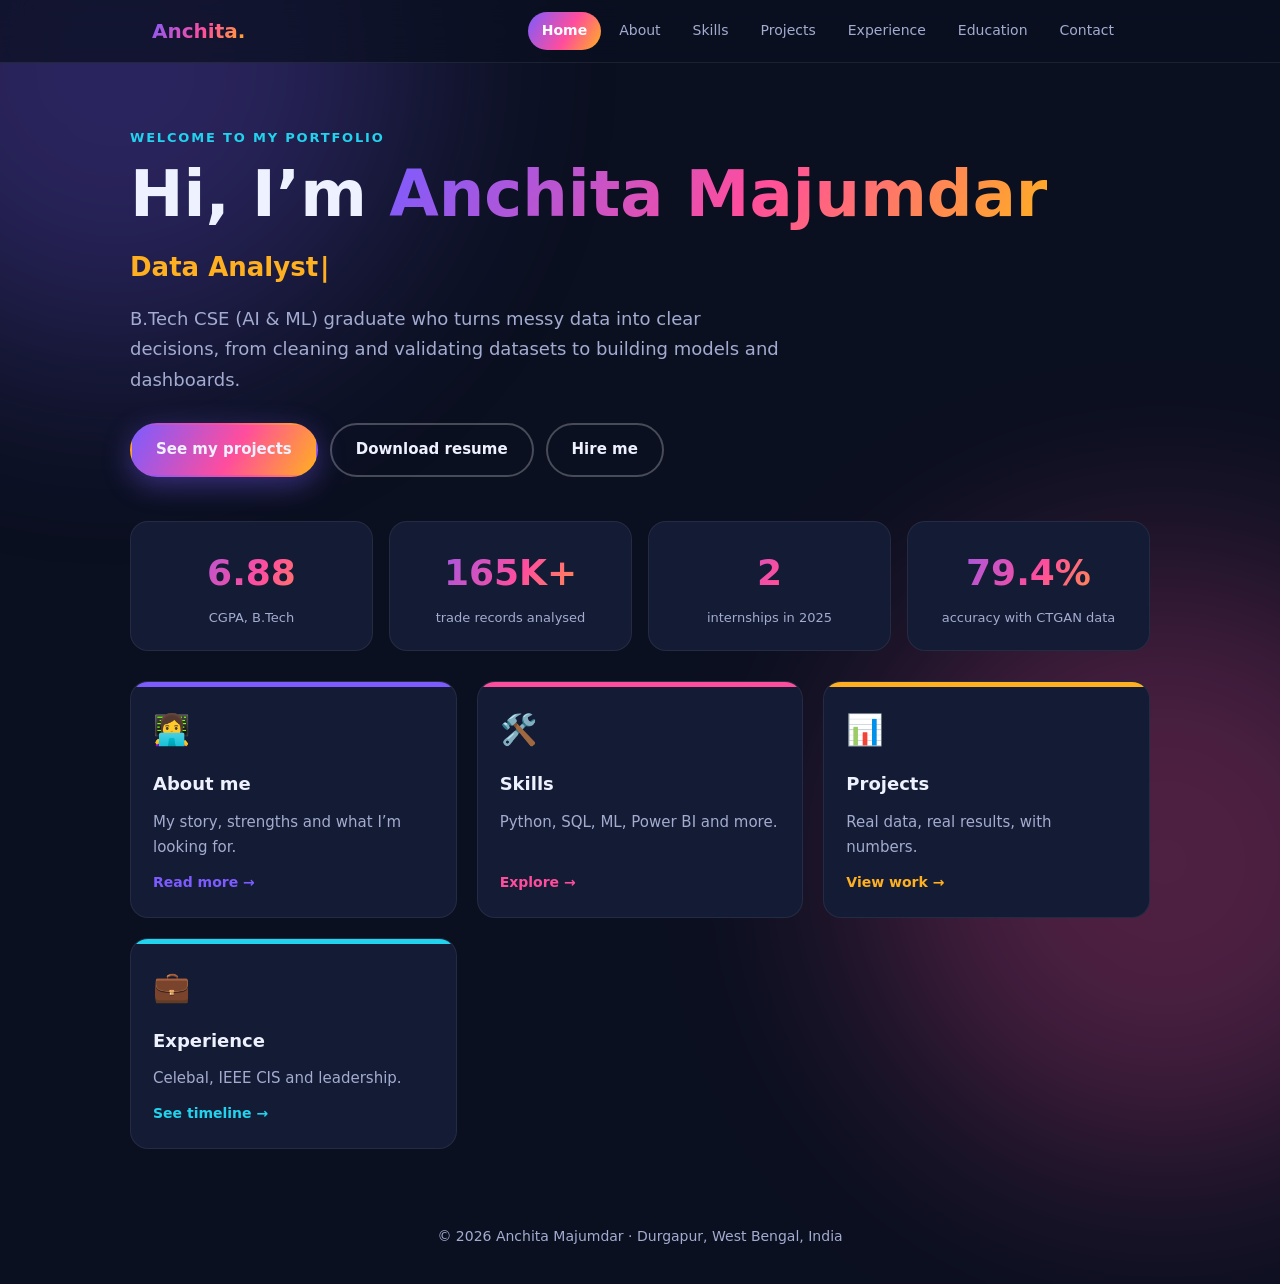
<file: index.html>
<!DOCTYPE html>
<html lang="en"><head><meta charset="utf-8"><meta name="viewport" content="width=device-width, initial-scale=1">
<title>Home | Anchita Majumdar</title>
<meta name="description" content="Portfolio of Anchita Majumdar: B.Tech CSE (AI &amp; ML) graduate focused on data analysis, data engineering and machine learning.">
<link rel="stylesheet" href="style.css"></head><body>
<nav><div class="wrap"><a class="logo" href="index.html">Anchita.</a><ul><li><a href="index.html" class=on>Home</a></li><li><a href="about.html">About</a></li><li><a href="skills.html">Skills</a></li><li><a href="projects.html">Projects</a></li><li><a href="experience.html">Experience</a></li><li><a href="education.html">Education</a></li><li><a href="contact.html">Contact</a></li></ul></div></nav>
<main class="wrap page"><div class="eyebrow rv">Welcome to my portfolio</div>
<h1 class="rv">Hi, I’m <span class="grad">Anchita Majumdar</span></h1>
<div class="typed" id="typed"></div>
<p class="lead rv">B.Tech CSE (AI &amp; ML) graduate who turns messy data into clear decisions, from cleaning and validating datasets to building models and dashboards.</p>
<div class="btns"><a class="btn p" href="projects.html">See my projects</a><a class="btn o" href="Anchita_Majumdar_Resume.pdf" download>Download resume</a><a class="btn o" href="contact.html">Hire me</a></div>
<div class="stats">
<div class="stat rv"><b data-n="8.34" data-d="2">0</b><span>CGPA, B.Tech</span></div>
<div class="stat rv"><b data-n="200" data-s="K+">0</b><span>trade records analysed</span></div>
<div class="stat rv"><b data-n="2">0</b><span>internships in 2025</span></div>
<div class="stat rv"><b data-n="96.2" data-d="1" data-s="%">0</b><span>accuracy with CTGAN data</span></div></div>
<div class="grid">
<a class="card rv" href="about.html" style="--a:var(--c1)"><div class="ico">👩‍💻</div><h3>About me</h3><p>My story, strengths and what I’m looking for.</p><span class="go">Read more →</span></a>
<a class="card rv" href="skills.html" style="--a:var(--c2)"><div class="ico">🛠️</div><h3>Skills</h3><p>Python, SQL, ML, Power BI and more.</p><span class="go">Explore →</span></a>
<a class="card rv" href="projects.html" style="--a:var(--c3)"><div class="ico">📊</div><h3>Projects</h3><p>Real data, real results, with numbers.</p><span class="go">View work →</span></a>
<a class="card rv" href="experience.html" style="--a:var(--c4)"><div class="ico">💼</div><h3>Experience</h3><p>Celebal, IEEE CIS and leadership.</p><span class="go">See timeline →</span></a></div></main>
<footer>© <span id="yr"></span> Anchita Majumdar · Durgapur, West Bengal, India<script>document.getElementById("yr").textContent=new Date().getFullYear()</script></footer>
<script src="script.js"></script></body></html>
</file>
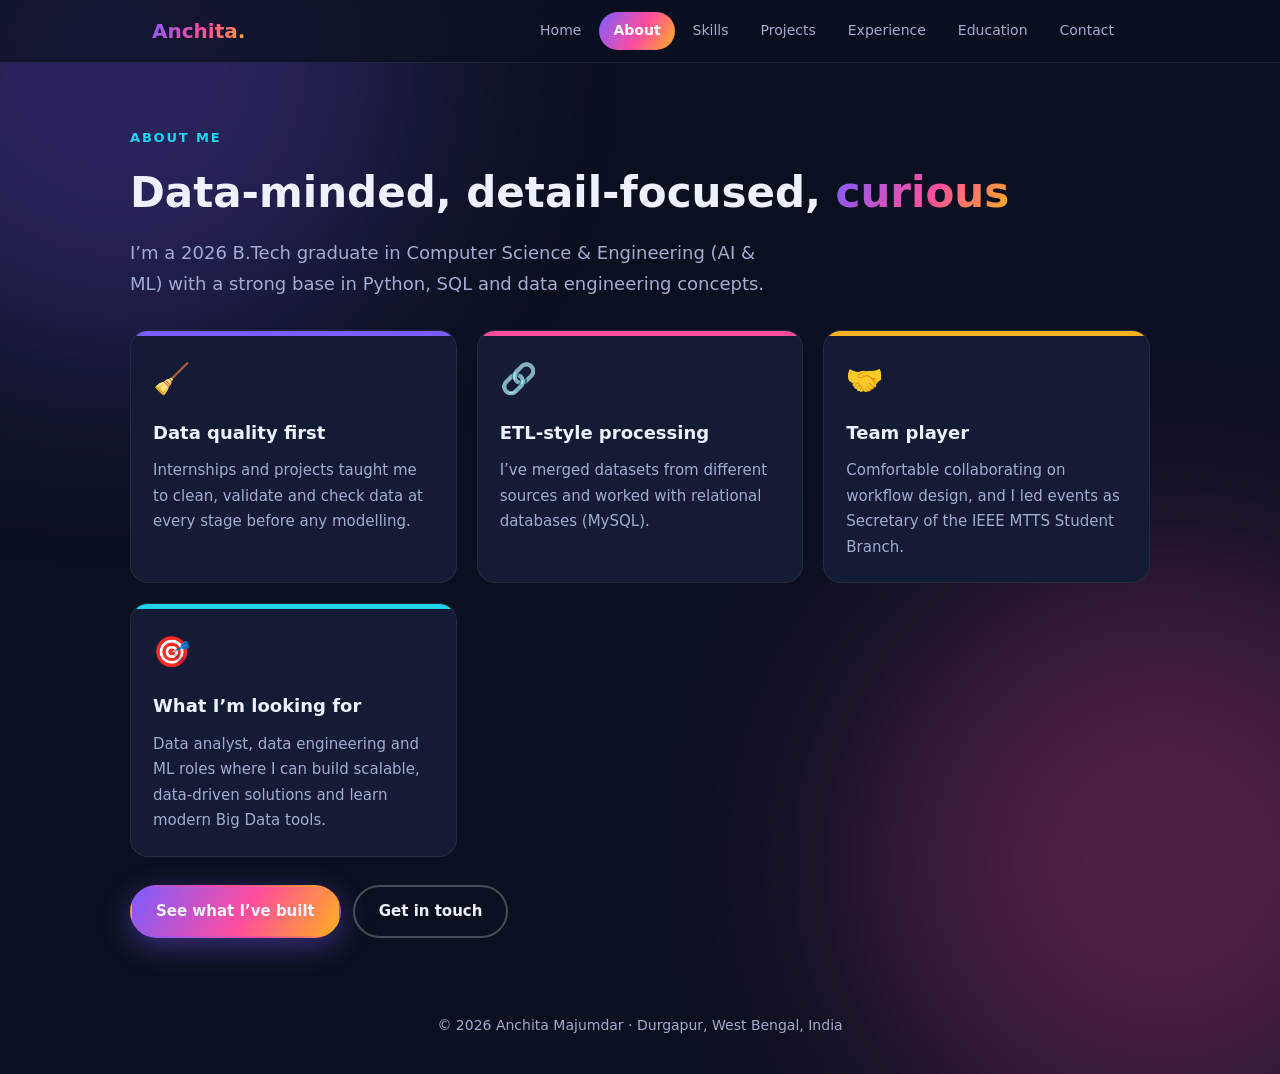
<file: about.html>
<!DOCTYPE html>
<html lang="en"><head><meta charset="utf-8"><meta name="viewport" content="width=device-width, initial-scale=1">
<title>About | Anchita Majumdar</title>
<meta name="description" content="Portfolio of Anchita Majumdar: B.Tech CSE (AI &amp; ML) graduate focused on data analysis, data engineering and machine learning.">
<link rel="stylesheet" href="style.css"></head><body>
<nav><div class="wrap"><a class="logo" href="index.html">Anchita.</a><ul><li><a href="index.html">Home</a></li><li><a href="about.html" class=on>About</a></li><li><a href="skills.html">Skills</a></li><li><a href="projects.html">Projects</a></li><li><a href="experience.html">Experience</a></li><li><a href="education.html">Education</a></li><li><a href="contact.html">Contact</a></li></ul></div></nav>
<main class="wrap page"><div class="eyebrow">About me</div><h2 class="title">Data-minded, detail-focused, <span class="grad">curious</span></h2><p class="lead">I’m a 2026 B.Tech graduate in Computer Science &amp; Engineering (AI &amp; ML) with a strong base in Python, SQL and data engineering concepts.</p>
<div class="grid">
<div class="card rv" style="--a:var(--c1)"><div class="ico">🧹</div><h3>Data quality first</h3><p>Internships and projects taught me to clean, validate and check data at every stage before any modelling.</p></div>
<div class="card rv" style="--a:var(--c2)"><div class="ico">🔗</div><h3>ETL-style processing</h3><p>I’ve merged datasets from different sources and worked with relational databases (MySQL).</p></div>
<div class="card rv" style="--a:var(--c3)"><div class="ico">🤝</div><h3>Team player</h3><p>Comfortable collaborating on workflow design, and I led events as Secretary of the IEEE MTTS Student Branch.</p></div>
<div class="card rv" style="--a:var(--c4)"><div class="ico">🎯</div><h3>What I’m looking for</h3><p>Data analyst, data engineering and ML roles where I can build scalable, data-driven solutions and learn modern Big Data tools.</p></div></div>
<div class="btns"><a class="btn p" href="projects.html">See what I’ve built</a><a class="btn o" href="contact.html">Get in touch</a></div></main>
<footer>© <span id="yr"></span> Anchita Majumdar · Durgapur, West Bengal, India<script>document.getElementById("yr").textContent=new Date().getFullYear()</script></footer>
<script src="script.js"></script></body></html>
</file>
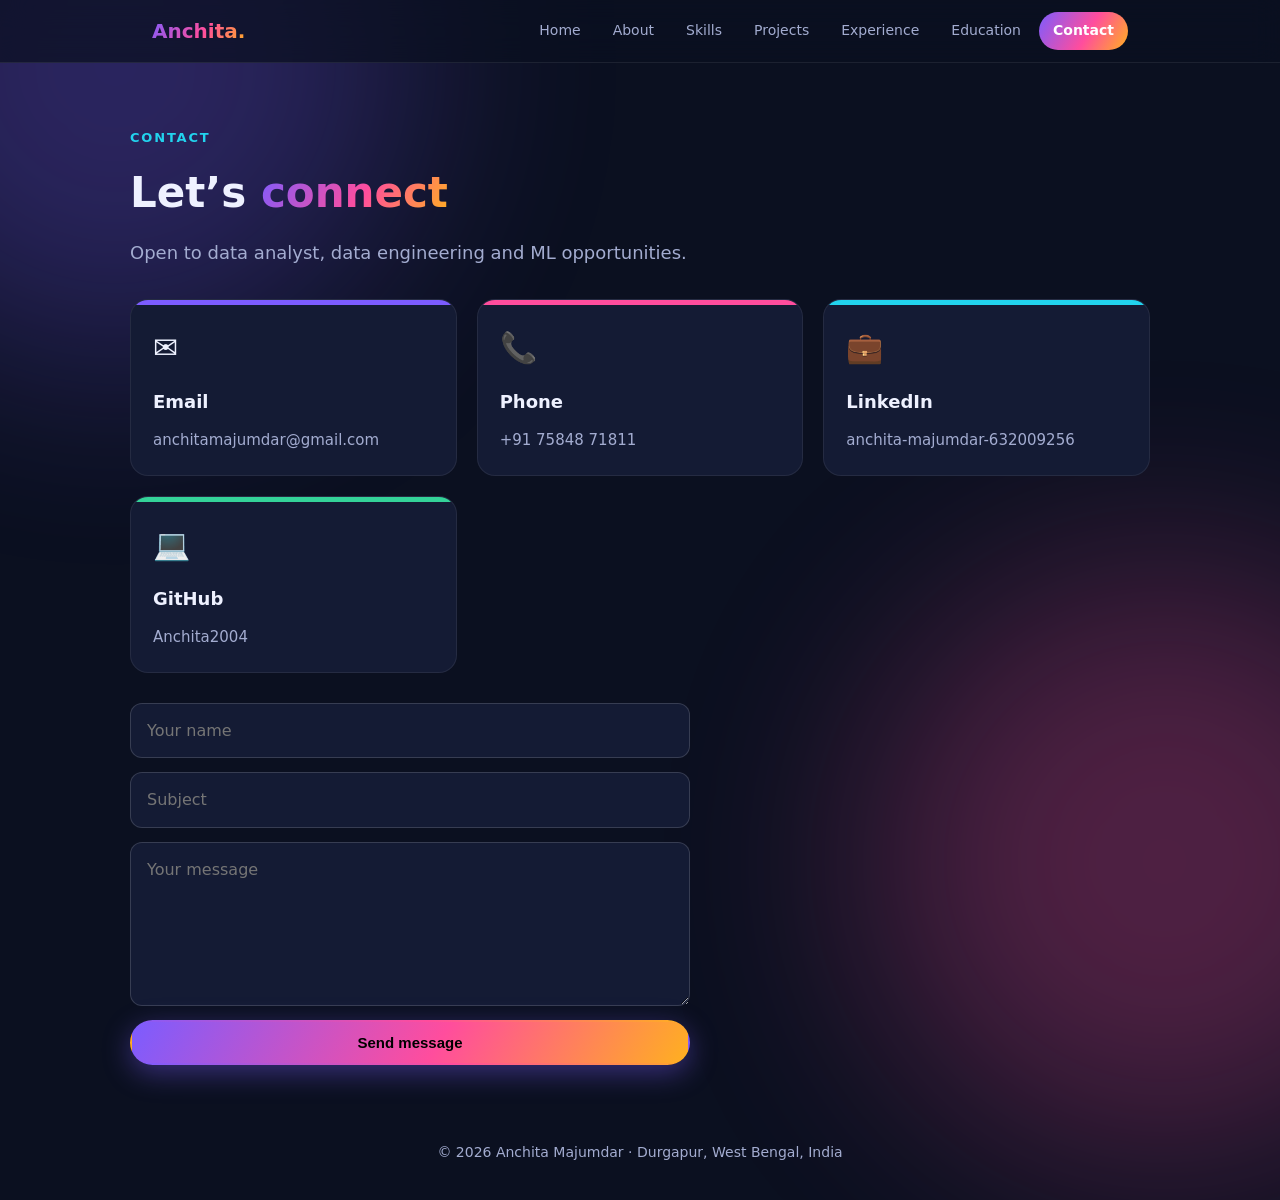
<file: contact.html>
<!DOCTYPE html>
<html lang="en"><head><meta charset="utf-8"><meta name="viewport" content="width=device-width, initial-scale=1">
<title>Contact | Anchita Majumdar</title>
<meta name="description" content="Portfolio of Anchita Majumdar: B.Tech CSE (AI &amp; ML) graduate focused on data analysis, data engineering and machine learning.">
<link rel="stylesheet" href="style.css"></head><body>
<nav><div class="wrap"><a class="logo" href="index.html">Anchita.</a><ul><li><a href="index.html">Home</a></li><li><a href="about.html">About</a></li><li><a href="skills.html">Skills</a></li><li><a href="projects.html">Projects</a></li><li><a href="experience.html">Experience</a></li><li><a href="education.html">Education</a></li><li><a href="contact.html" class=on>Contact</a></li></ul></div></nav>
<main class="wrap page"><div class="eyebrow">Contact</div><h2 class="title">Let’s <span class="grad">connect</span></h2><p class="lead">Open to data analyst, data engineering and ML opportunities.</p><div class="grid">
<a class="card rv" href="mailto:anchitamajumdar@gmail.com" style="--a:var(--c1)"><div class="ico">✉️</div><h3>Email</h3><p>anchitamajumdar@gmail.com</p></a>
<a class="card rv" href="tel:+917584871811" style="--a:var(--c2)"><div class="ico">📞</div><h3>Phone</h3><p>+91 75848 71811</p></a>
<a class="card rv" href="https://linkedin.com/in/anchita-majumdar-632009256" target="_blank" rel="noopener" style="--a:var(--c4)"><div class="ico">💼</div><h3>LinkedIn</h3><p>anchita-majumdar-632009256</p></a>
<a class="card rv" href="https://github.com/Anchita2004" target="_blank" rel="noopener" style="--a:var(--c5)"><div class="ico">💻</div><h3>GitHub</h3><p>Anchita2004</p></a></div>
<form id="cf"><input name="name" placeholder="Your name" required><input name="subject" placeholder="Subject" required><textarea name="msg" rows="5" placeholder="Your message" required></textarea><button class="btn p" type="submit">Send message</button></form></main>
<footer>© <span id="yr"></span> Anchita Majumdar · Durgapur, West Bengal, India<script>document.getElementById("yr").textContent=new Date().getFullYear()</script></footer>
<script src="script.js"></script></body></html>
</file>
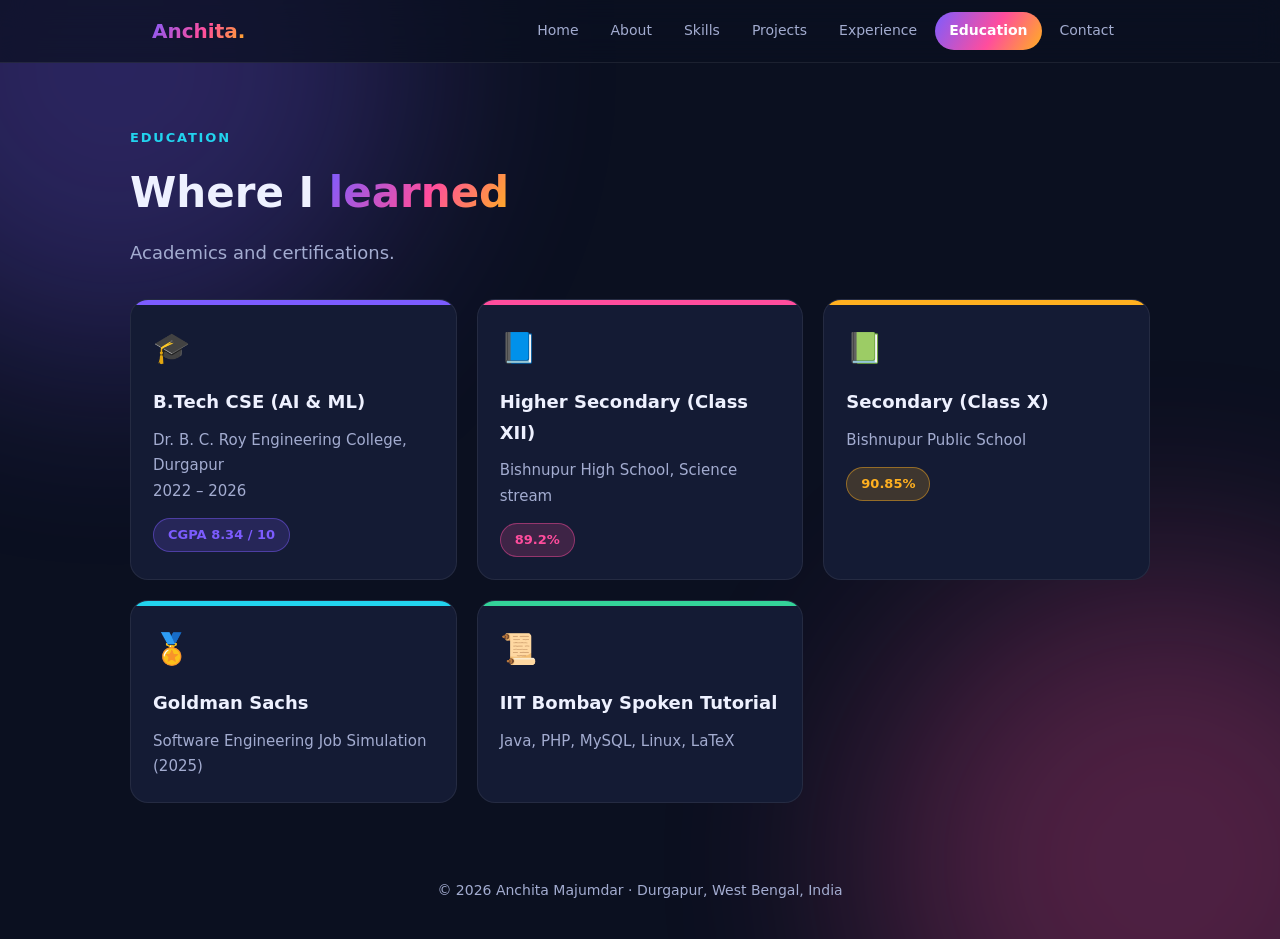
<file: education.html>
<!DOCTYPE html>
<html lang="en"><head><meta charset="utf-8"><meta name="viewport" content="width=device-width, initial-scale=1">
<title>Education | Anchita Majumdar</title>
<meta name="description" content="Portfolio of Anchita Majumdar: B.Tech CSE (AI &amp; ML) graduate focused on data analysis, data engineering and machine learning.">
<link rel="stylesheet" href="style.css"></head><body>
<nav><div class="wrap"><a class="logo" href="index.html">Anchita.</a><ul><li><a href="index.html">Home</a></li><li><a href="about.html">About</a></li><li><a href="skills.html">Skills</a></li><li><a href="projects.html">Projects</a></li><li><a href="experience.html">Experience</a></li><li><a href="education.html" class=on>Education</a></li><li><a href="contact.html">Contact</a></li></ul></div></nav>
<main class="wrap page"><div class="eyebrow">Education</div><h2 class="title">Where I <span class="grad">learned</span></h2><p class="lead">Academics and certifications.</p><div class="grid">
<div class="card rv" style="--a:var(--c1)"><div class="ico">🎓</div><h3>B.Tech CSE (AI &amp; ML)</h3><p>Dr. B. C. Roy Engineering College, Durgapur<br>2022 – 2026</p><div class="chips" style="--a:var(--c1)"><span class="chip">CGPA 8.34 / 10</span></div></div>
<div class="card rv" style="--a:var(--c2)"><div class="ico">📘</div><h3>Higher Secondary (Class XII)</h3><p>Bishnupur High School, Science stream</p><div class="chips" style="--a:var(--c2)"><span class="chip">89.2%</span></div></div>
<div class="card rv" style="--a:var(--c3)"><div class="ico">📗</div><h3>Secondary (Class X)</h3><p>Bishnupur Public School</p><div class="chips" style="--a:var(--c3)"><span class="chip">90.85%</span></div></div>
<div class="card rv" style="--a:var(--c4)"><div class="ico">🏅</div><h3>Goldman Sachs</h3><p>Software Engineering Job Simulation (2025)</p></div>
<div class="card rv" style="--a:var(--c5)"><div class="ico">📜</div><h3>IIT Bombay Spoken Tutorial</h3><p>Java, PHP, MySQL, Linux, LaTeX</p></div></div></main>
<footer>© <span id="yr"></span> Anchita Majumdar · Durgapur, West Bengal, India<script>document.getElementById("yr").textContent=new Date().getFullYear()</script></footer>
<script src="script.js"></script></body></html>
</file>
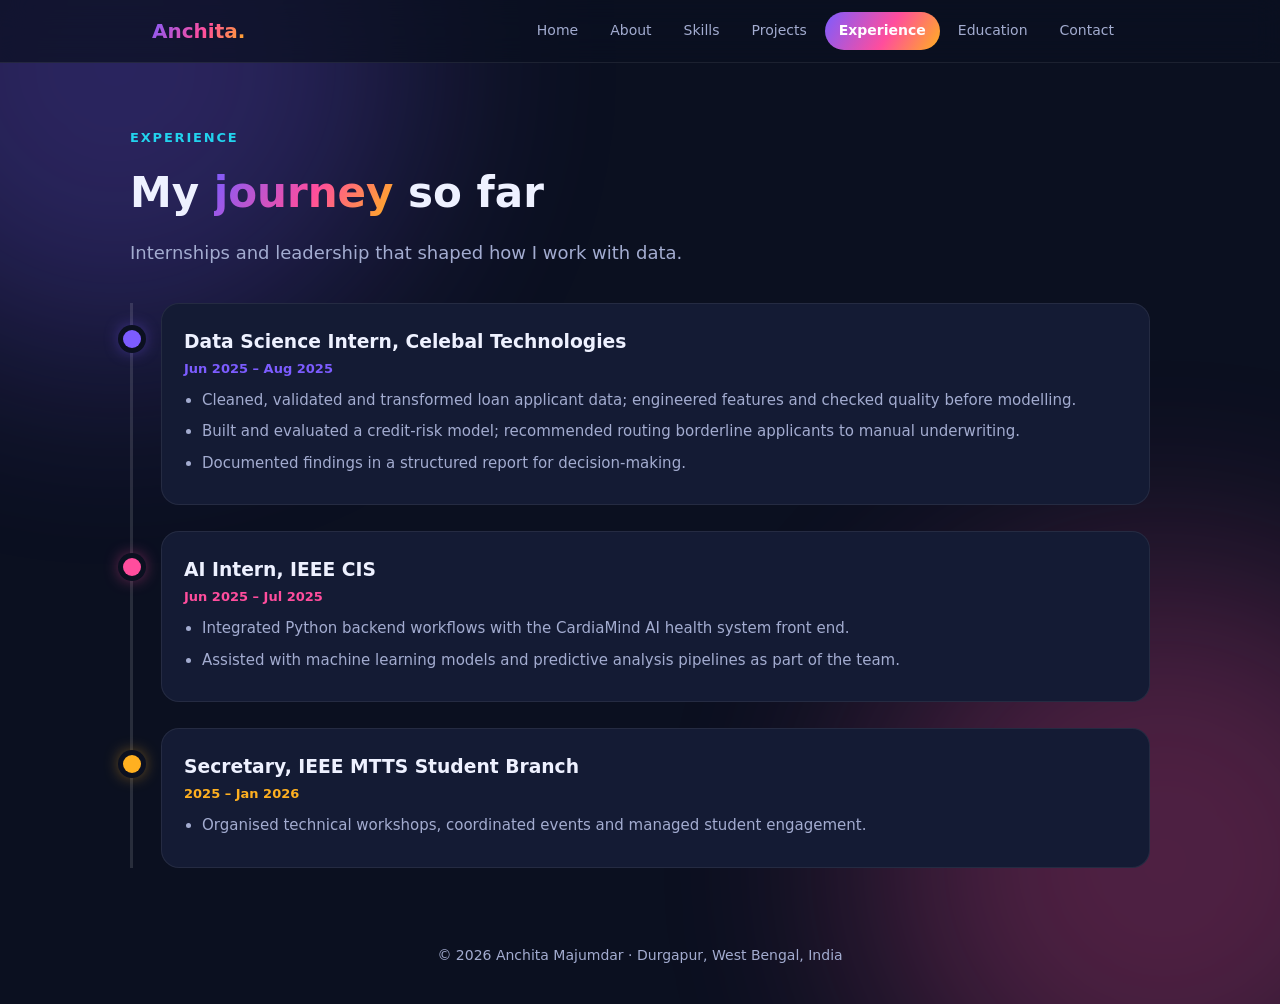
<file: experience.html>
<!DOCTYPE html>
<html lang="en"><head><meta charset="utf-8"><meta name="viewport" content="width=device-width, initial-scale=1">
<title>Experience | Anchita Majumdar</title>
<meta name="description" content="Portfolio of Anchita Majumdar: B.Tech CSE (AI &amp; ML) graduate focused on data analysis, data engineering and machine learning.">
<link rel="stylesheet" href="style.css"></head><body>
<nav><div class="wrap"><a class="logo" href="index.html">Anchita.</a><ul><li><a href="index.html">Home</a></li><li><a href="about.html">About</a></li><li><a href="skills.html">Skills</a></li><li><a href="projects.html">Projects</a></li><li><a href="experience.html" class=on>Experience</a></li><li><a href="education.html">Education</a></li><li><a href="contact.html">Contact</a></li></ul></div></nav>
<main class="wrap page"><div class="eyebrow">Experience</div><h2 class="title">My <span class="grad">journey</span> so far</h2><p class="lead">Internships and leadership that shaped how I work with data.</p><div class="tl"><div class="item rv" style="--a:var(--c1)"><h3>Data Science Intern, Celebal Technologies</h3><div class="when">Jun 2025 – Aug 2025</div><ul><li>Cleaned, validated and transformed loan applicant data; engineered features and checked quality before modelling.</li><li>Built and evaluated a credit-risk model; recommended routing borderline applicants to manual underwriting.</li><li>Documented findings in a structured report for decision-making.</li></ul></div><div class="item rv" style="--a:var(--c2)"><h3>AI Intern, IEEE CIS</h3><div class="when">Jun 2025 – Jul 2025</div><ul><li>Integrated Python backend workflows with the CardiaMind AI health system front end.</li><li>Assisted with machine learning models and predictive analysis pipelines as part of the team.</li></ul></div><div class="item rv" style="--a:var(--c3)"><h3>Secretary, IEEE MTTS Student Branch</h3><div class="when">2025 – Jan 2026</div><ul><li>Organised technical workshops, coordinated events and managed student engagement.</li></ul></div></div></main>
<footer>© <span id="yr"></span> Anchita Majumdar · Durgapur, West Bengal, India<script>document.getElementById("yr").textContent=new Date().getFullYear()</script></footer>
<script src="script.js"></script></body></html>
</file>
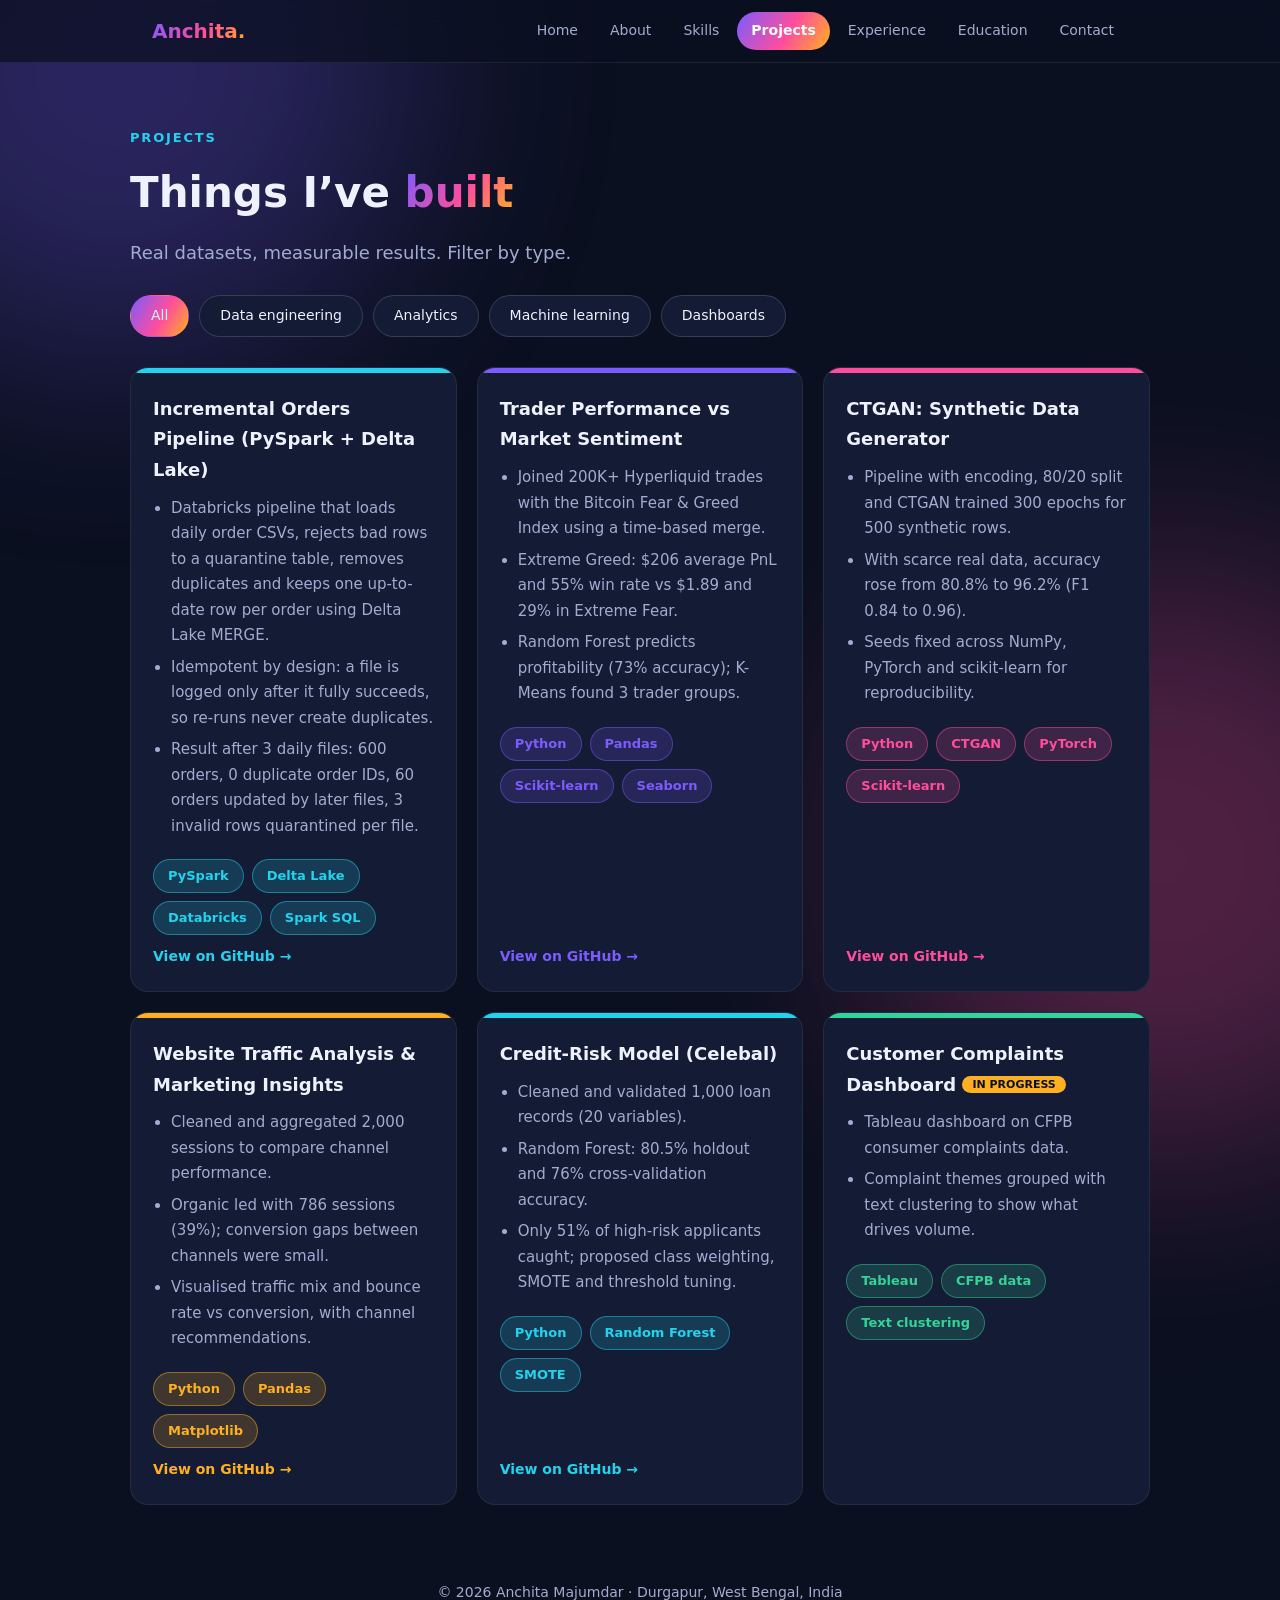
<file: projects.html>
<!DOCTYPE html>
<html lang="en"><head><meta charset="utf-8"><meta name="viewport" content="width=device-width, initial-scale=1">
<title>Projects | Anchita Majumdar</title>
<meta name="description" content="Portfolio of Anchita Majumdar: B.Tech CSE (AI &amp; ML) graduate focused on data analysis, data engineering and machine learning.">
<link rel="stylesheet" href="style.css"></head><body>
<nav><div class="wrap"><a class="logo" href="index.html">Anchita.</a><ul><li><a href="index.html">Home</a></li><li><a href="about.html">About</a></li><li><a href="skills.html">Skills</a></li><li><a href="projects.html" class=on>Projects</a></li><li><a href="experience.html">Experience</a></li><li><a href="education.html">Education</a></li><li><a href="contact.html">Contact</a></li></ul></div></nav>
<main class="wrap page"><div class="eyebrow">Projects</div><h2 class="title">Things I’ve <span class="grad">built</span></h2><p class="lead">Real datasets, measurable results. Filter by type.</p><div class="filters" id="filters"><button class="on" data-f="all">All</button><button data-f="dataeng">Data engineering</button><button data-f="analytics">Analytics</button><button data-f="ml">Machine learning</button><button data-f="dashboard">Dashboards</button></div><div class="grid"><article class="card rv" data-c="dataeng" style="--a:var(--c4)"><h3>Incremental Orders Pipeline (PySpark + Delta Lake)</h3><ul><li>Databricks pipeline that loads daily order CSVs, rejects bad rows to a quarantine table, removes duplicates and keeps one up-to-date row per order using Delta Lake MERGE.</li><li>Idempotent by design: a file is logged only after it fully succeeds, so re-runs never create duplicates.</li><li>Result after 3 daily files: 600 orders, 0 duplicate order IDs, 60 orders updated by later files, 3 invalid rows quarantined per file.</li></ul><div class="chips" style="--a:var(--c4)"><span class="chip">PySpark</span><span class="chip">Delta Lake</span><span class="chip">Databricks</span><span class="chip">Spark SQL</span></div><a class="go" href="https://github.com/Anchita2004/Incremental-Orders-Pipeline-PySpark-Delta-Lake-" target="_blank" rel="noopener">View on GitHub →</a></article><article class="card rv" data-c="analytics ml" style="--a:var(--c1)"><h3>Trader Performance vs Market Sentiment</h3><ul><li>Joined 200K+ Hyperliquid trades with the Bitcoin Fear &amp; Greed Index using a time-based merge.</li><li>Extreme Greed: $206 average PnL and 55% win rate vs $1.89 and 29% in Extreme Fear.</li><li>Random Forest predicts profitability (73% accuracy); K-Means found 3 trader groups.</li></ul><div class="chips" style="--a:var(--c1)"><span class="chip">Python</span><span class="chip">Pandas</span><span class="chip">Scikit-learn</span><span class="chip">Seaborn</span></div><a class="go" href="https://github.com/Anchita2004/trader-performance-sentiment-analysis" target="_blank" rel="noopener">View on GitHub →</a></article><article class="card rv" data-c="ml" style="--a:var(--c2)"><h3>CTGAN: Synthetic Data Generator</h3><ul><li>Pipeline with encoding, 80/20 split and CTGAN trained 300 epochs for 500 synthetic rows.</li><li>With scarce real data, accuracy rose from 80.8% to 96.2% (F1 0.84 to 0.96).</li><li>Seeds fixed across NumPy, PyTorch and scikit-learn for reproducibility.</li></ul><div class="chips" style="--a:var(--c2)"><span class="chip">Python</span><span class="chip">CTGAN</span><span class="chip">PyTorch</span><span class="chip">Scikit-learn</span></div><a class="go" href="https://github.com/Anchita2004/CTGAN-Synthetic-Data-Generator" target="_blank" rel="noopener">View on GitHub →</a></article><article class="card rv" data-c="analytics" style="--a:var(--c3)"><h3>Website Traffic Analysis &amp; Marketing Insights</h3><ul><li>Cleaned and aggregated 2,000 sessions to compare channel performance.</li><li>Organic led with 786 sessions (39%); conversion gaps between channels were small.</li><li>Visualised traffic mix and bounce rate vs conversion, with channel recommendations.</li></ul><div class="chips" style="--a:var(--c3)"><span class="chip">Python</span><span class="chip">Pandas</span><span class="chip">Matplotlib</span></div><a class="go" href="https://github.com/Anchita2004/Website-Traffic-Analysis-Marketing-Insights" target="_blank" rel="noopener">View on GitHub →</a></article><article class="card rv" data-c="ml analytics" style="--a:var(--c4)"><h3>Credit-Risk Model (Celebal)</h3><ul><li>Cleaned and validated 1,000 loan records (20 variables).</li><li>Random Forest: 80.5% holdout and 76% cross-validation accuracy.</li><li>Only 51% of high-risk applicants caught; proposed class weighting, SMOTE and threshold tuning.</li></ul><div class="chips" style="--a:var(--c4)"><span class="chip">Python</span><span class="chip">Random Forest</span><span class="chip">SMOTE</span></div><a class="go" href="https://github.com/Anchita2004/Celebal-Technologies-Project" target="_blank" rel="noopener">View on GitHub →</a></article><article class="card rv" data-c="dashboard analytics" style="--a:var(--c5)"><h3>Customer Complaints Dashboard <span class="badge">IN PROGRESS</span></h3><ul><li>Tableau dashboard on CFPB consumer complaints data.</li><li>Complaint themes grouped with text clustering to show what drives volume.</li></ul><div class="chips" style="--a:var(--c5)"><span class="chip">Tableau</span><span class="chip">CFPB data</span><span class="chip">Text clustering</span></div></article></div></main>
<footer>© <span id="yr"></span> Anchita Majumdar · Durgapur, West Bengal, India<script>document.getElementById("yr").textContent=new Date().getFullYear()</script></footer>
<script src="script.js"></script></body></html>
</file>
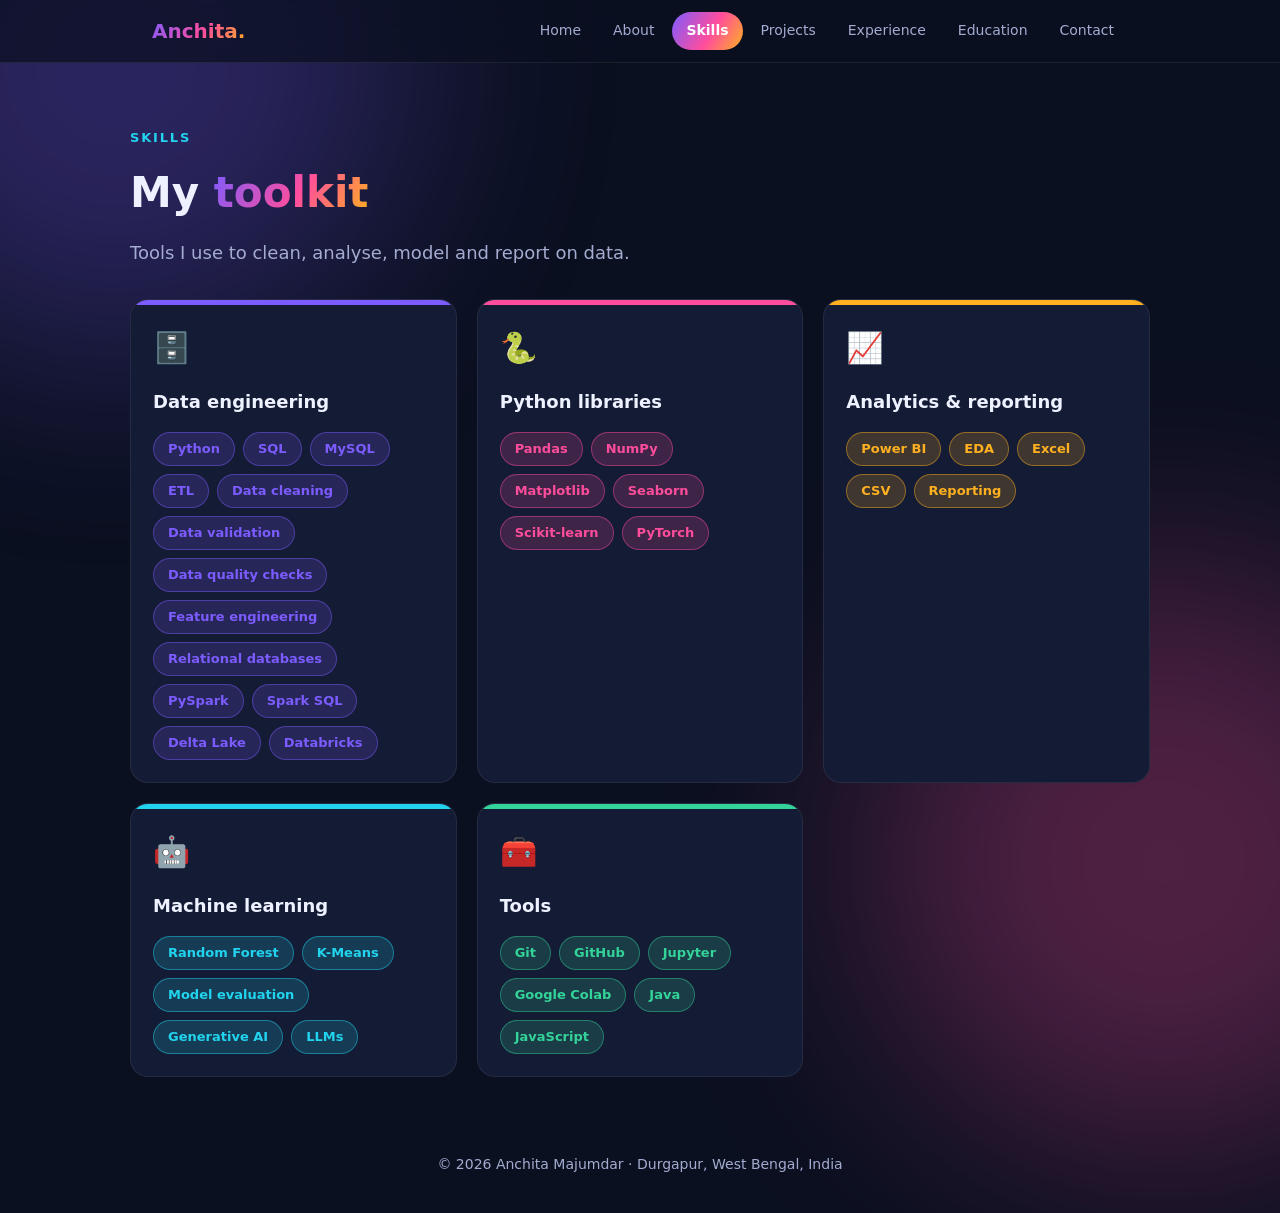
<file: skills.html>
<!DOCTYPE html>
<html lang="en"><head><meta charset="utf-8"><meta name="viewport" content="width=device-width, initial-scale=1">
<title>Skills | Anchita Majumdar</title>
<meta name="description" content="Portfolio of Anchita Majumdar: B.Tech CSE (AI &amp; ML) graduate focused on data analysis, data engineering and machine learning.">
<link rel="stylesheet" href="style.css"></head><body>
<nav><div class="wrap"><a class="logo" href="index.html">Anchita.</a><ul><li><a href="index.html">Home</a></li><li><a href="about.html">About</a></li><li><a href="skills.html" class=on>Skills</a></li><li><a href="projects.html">Projects</a></li><li><a href="experience.html">Experience</a></li><li><a href="education.html">Education</a></li><li><a href="contact.html">Contact</a></li></ul></div></nav>
<main class="wrap page"><div class="eyebrow">Skills</div><h2 class="title">My <span class="grad">toolkit</span></h2><p class="lead">Tools I use to clean, analyse, model and report on data.</p><div class="grid"><div class="card rv" style="--a:var(--c1)"><div class="ico">🗄️</div><h3>Data engineering</h3><div class="chips" style="--a:var(--c1)"><span class="chip">Python</span><span class="chip">SQL</span><span class="chip">MySQL</span><span class="chip">ETL</span><span class="chip">Data cleaning</span><span class="chip">Data validation</span><span class="chip">Data quality checks</span><span class="chip">Feature engineering</span><span class="chip">Relational databases</span><span class="chip">PySpark</span><span class="chip">Spark SQL</span><span class="chip">Delta Lake</span><span class="chip">Databricks</span></div></div><div class="card rv" style="--a:var(--c2)"><div class="ico">🐍</div><h3>Python libraries</h3><div class="chips" style="--a:var(--c2)"><span class="chip">Pandas</span><span class="chip">NumPy</span><span class="chip">Matplotlib</span><span class="chip">Seaborn</span><span class="chip">Scikit-learn</span><span class="chip">PyTorch</span></div></div><div class="card rv" style="--a:var(--c3)"><div class="ico">📈</div><h3>Analytics &amp; reporting</h3><div class="chips" style="--a:var(--c3)"><span class="chip">Power BI</span><span class="chip">EDA</span><span class="chip">Excel</span><span class="chip">CSV</span><span class="chip">Reporting</span></div></div><div class="card rv" style="--a:var(--c4)"><div class="ico">🤖</div><h3>Machine learning</h3><div class="chips" style="--a:var(--c4)"><span class="chip">Random Forest</span><span class="chip">K-Means</span><span class="chip">Model evaluation</span><span class="chip">Generative AI</span><span class="chip">LLMs</span></div></div><div class="card rv" style="--a:var(--c5)"><div class="ico">🧰</div><h3>Tools</h3><div class="chips" style="--a:var(--c5)"><span class="chip">Git</span><span class="chip">GitHub</span><span class="chip">Jupyter</span><span class="chip">Google Colab</span><span class="chip">Java</span><span class="chip">JavaScript</span></div></div></div></main>
<footer>© <span id="yr"></span> Anchita Majumdar · Durgapur, West Bengal, India<script>document.getElementById("yr").textContent=new Date().getFullYear()</script></footer>
<script src="script.js"></script></body></html>
</file>
<file: style.css>
:root{--bg:#0b1020;--card:#141b34;--text:#eef1ff;--muted:#a3acd0;--c1:#7c5cff;--c2:#ff4d9d;--c3:#ffb020;--c4:#22d3ee;--c5:#34d399;--grad:linear-gradient(120deg,var(--c1),var(--c2) 55%,var(--c3))}
*{box-sizing:border-box;margin:0}
html{scroll-behavior:smooth}
body{background:var(--bg);color:var(--text);font:16px/1.7 "Poppins",system-ui,-apple-system,"Segoe UI",sans-serif;min-height:100vh;overflow-x:hidden;position:relative}
body::before,body::after{content:"";position:fixed;width:46vmax;height:46vmax;border-radius:50%;filter:blur(110px);opacity:.28;z-index:-1;animation:drift 18s ease-in-out infinite alternate}
body::before{background:var(--c1);top:-18vmax;left:-14vmax}
body::after{background:var(--c2);bottom:-20vmax;right:-14vmax;animation-delay:-9s}
@keyframes drift{to{transform:translate(8vmax,6vmax) scale(1.15)}}
a{color:inherit;text-decoration:none}
.wrap{max-width:1020px;margin:0 auto;padding:0 22px}
nav{position:sticky;top:0;z-index:20;backdrop-filter:blur(14px);background:rgba(11,16,32,.72);border-bottom:1px solid rgba(255,255,255,.08)}
nav .wrap{display:flex;justify-content:space-between;align-items:center;height:62px;gap:12px}
.logo{font-weight:800;font-size:20px;background:var(--grad);-webkit-background-clip:text;background-clip:text;color:transparent}
nav ul{list-style:none;padding:0;display:flex;gap:4px;overflow-x:auto}
nav li a{display:block;padding:7px 14px;border-radius:99px;font-size:14px;color:var(--muted);white-space:nowrap;transition:.25s}
nav li a:hover{color:var(--text);background:rgba(255,255,255,.08)}
nav li a.on{color:#fff;background:var(--grad);font-weight:600}
.page{padding:64px 0 40px;min-height:70vh}
.eyebrow{color:var(--c4);font-weight:600;letter-spacing:.14em;text-transform:uppercase;font-size:13px}
h1{font-size:clamp(34px,7vw,64px);line-height:1.1;margin:10px 0 16px;font-weight:800}
h2.title{font-size:clamp(28px,5vw,42px);font-weight:800;margin:8px 0 10px}
.grad{background:var(--grad);-webkit-background-clip:text;background-clip:text;color:transparent}
.lead{color:var(--muted);font-size:18px;max-width:660px}
.typed{color:var(--c3);font-weight:600;font-size:clamp(18px,3vw,26px);min-height:1.6em;margin-bottom:14px}
.typed::after{content:"|";animation:blink 1s steps(1) infinite;margin-left:2px}
@keyframes blink{50%{opacity:0}}
.btns{display:flex;flex-wrap:wrap;gap:12px;margin-top:28px}
.btn{padding:12px 24px;border-radius:99px;font-weight:600;font-size:15px;border:2px solid transparent;transition:.25s;display:inline-block}
.btn.p{background:var(--grad);box-shadow:0 8px 28px rgba(124,92,255,.4)}
.btn.o{border-color:rgba(255,255,255,.25)}
.btn:hover{transform:translateY(-3px)}
.btn.o:hover{border-color:var(--c4);color:var(--c4)}
.grid{display:grid;grid-template-columns:repeat(auto-fit,minmax(260px,1fr));gap:20px;margin-top:30px}
.card{background:var(--card);border-radius:18px;padding:22px;border:1px solid rgba(255,255,255,.07);position:relative;overflow:hidden;transition:.3s;display:flex;flex-direction:column;gap:10px}
.card::before{content:"";position:absolute;inset:0 0 auto 0;height:5px;background:var(--a,var(--c1))}
.card:hover{transform:translateY(-6px);box-shadow:0 18px 40px rgba(0,0,0,.45);border-color:var(--a,var(--c1))}
.card h3{font-size:18px;margin-top:4px}
.card p,.card li{color:var(--muted);font-size:15px}
.card ul{padding-left:18px}.card li{margin-bottom:6px}
.card .go{margin-top:auto;color:var(--a,var(--c1));font-weight:600;font-size:14px}
.ico{font-size:30px}
.stats{display:grid;grid-template-columns:repeat(auto-fit,minmax(170px,1fr));gap:16px;margin-top:44px}
.stat{border-radius:18px;padding:20px;background:var(--card);border:1px solid rgba(255,255,255,.07);text-align:center}
.stat b{font-size:36px;font-weight:800;display:block;background:var(--grad);-webkit-background-clip:text;background-clip:text;color:transparent}
.stat span{color:var(--muted);font-size:13px}
.chips{display:flex;flex-wrap:wrap;gap:8px;margin-top:4px}
.chip{padding:5px 14px;border-radius:99px;font-size:13px;font-weight:600;background:color-mix(in srgb,var(--a,var(--c1)) 18%,transparent);color:var(--a,var(--c1));border:1px solid color-mix(in srgb,var(--a,var(--c1)) 45%,transparent);transition:.2s}
.chip:hover{background:var(--a,var(--c1));color:#0b1020;transform:scale(1.08)}
.filters{display:flex;flex-wrap:wrap;gap:10px;margin-top:26px}
.filters button{background:var(--card);color:var(--text);border:1px solid rgba(255,255,255,.15);padding:8px 20px;border-radius:99px;cursor:pointer;font:inherit;font-size:14px;transition:.2s}
.filters button.on,.filters button:hover{background:var(--grad);border-color:transparent}
.hide{display:none!important}
.badge{font-size:11px;background:var(--c3);color:#0b1020;padding:2px 10px;border-radius:99px;font-weight:700;vertical-align:middle}
.tl{margin-top:34px;display:grid;gap:26px;border-left:3px solid rgba(255,255,255,.12);padding-left:28px}
.tl .item{position:relative;background:var(--card);padding:22px;border-radius:18px;border:1px solid rgba(255,255,255,.07)}
.tl .item::before{content:"";position:absolute;left:-39px;top:26px;width:18px;height:18px;border-radius:50%;background:var(--a,var(--c1));box-shadow:0 0 0 5px var(--bg),0 0 18px var(--a,var(--c1))}
.when{color:var(--a,var(--c4));font-size:13px;font-weight:600}
.tl ul{padding-left:18px;margin-top:8px;color:var(--muted);font-size:15px}.tl li{margin-bottom:6px}
form{display:grid;gap:14px;margin-top:30px;max-width:560px}
input,textarea{width:100%;padding:13px 16px;border-radius:12px;border:1px solid rgba(255,255,255,.15);background:var(--card);color:var(--text);font:inherit}
input:focus,textarea:focus{outline:2px solid var(--c4)}
footer{text-align:center;color:var(--muted);font-size:14px;padding:36px 0}
.rv{opacity:0;transform:translateY(26px);transition:.7s}
.rv.in{opacity:1;transform:none}
</file>
